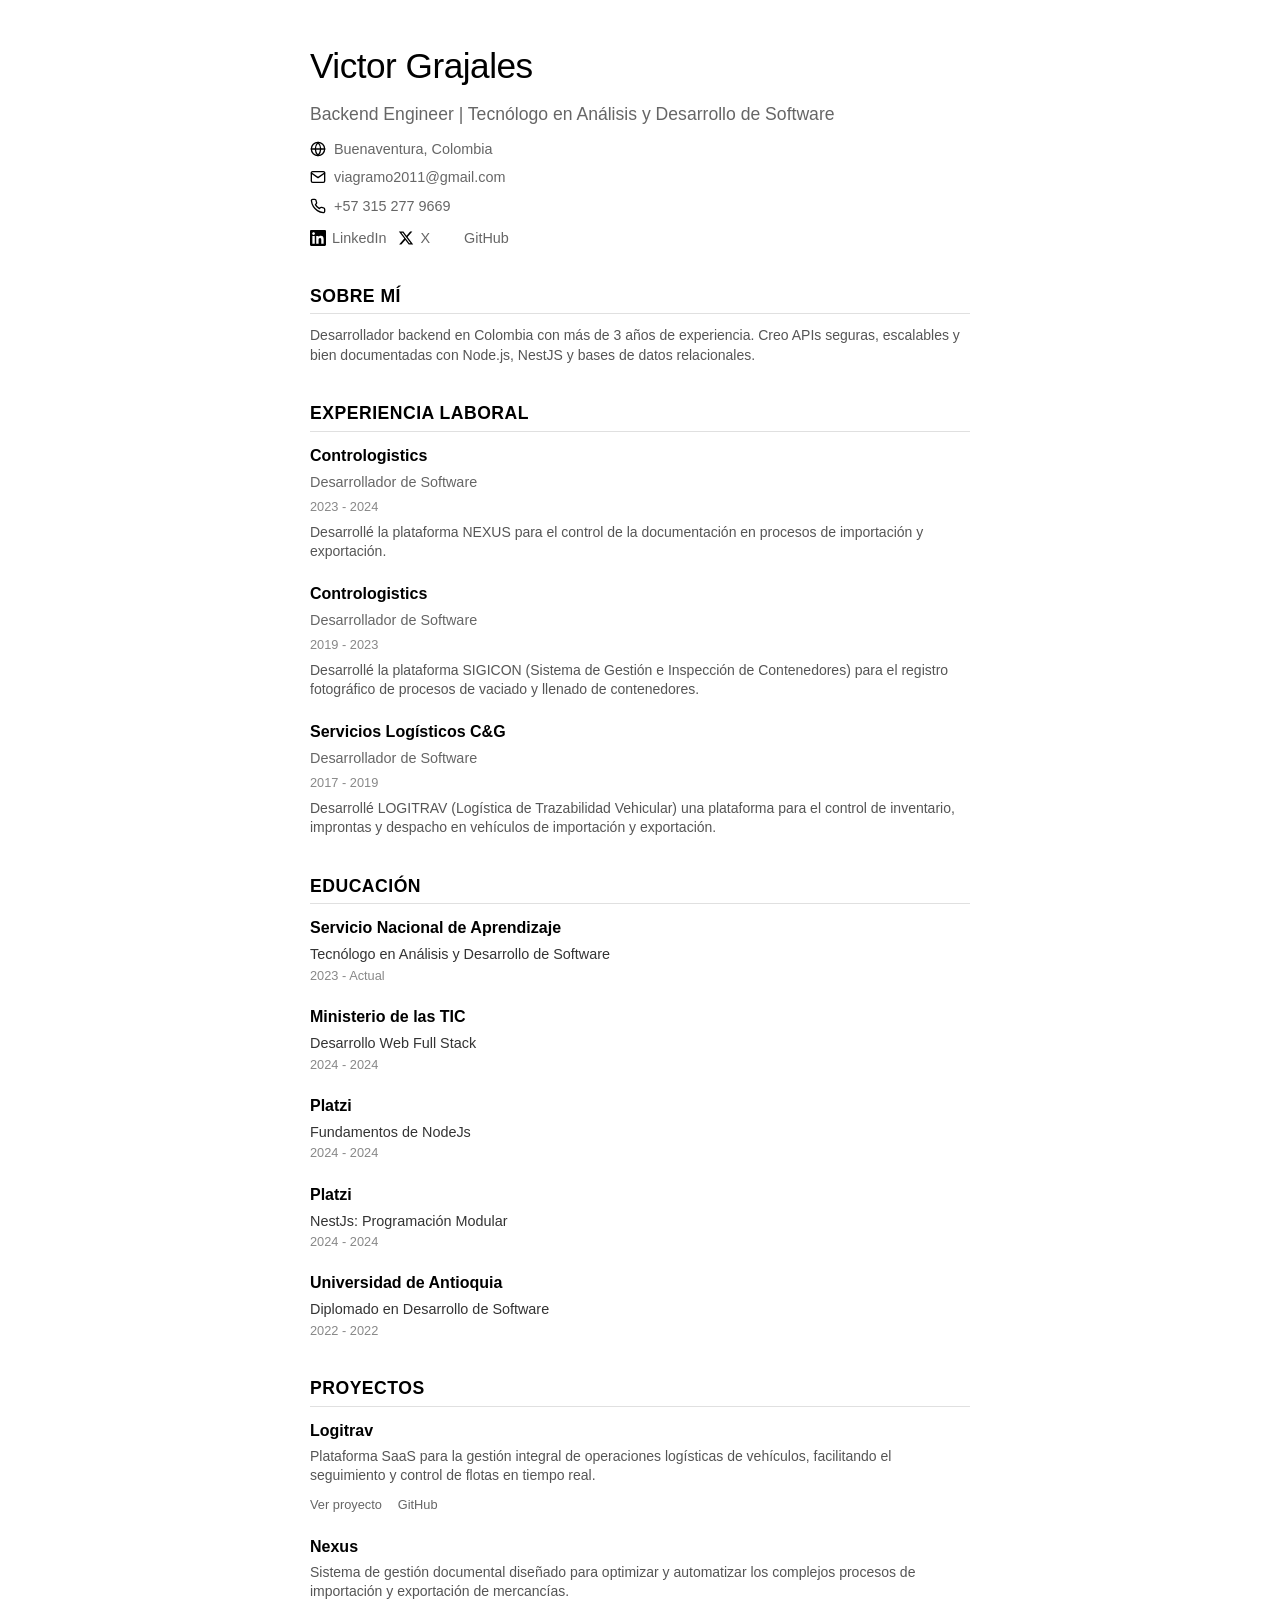
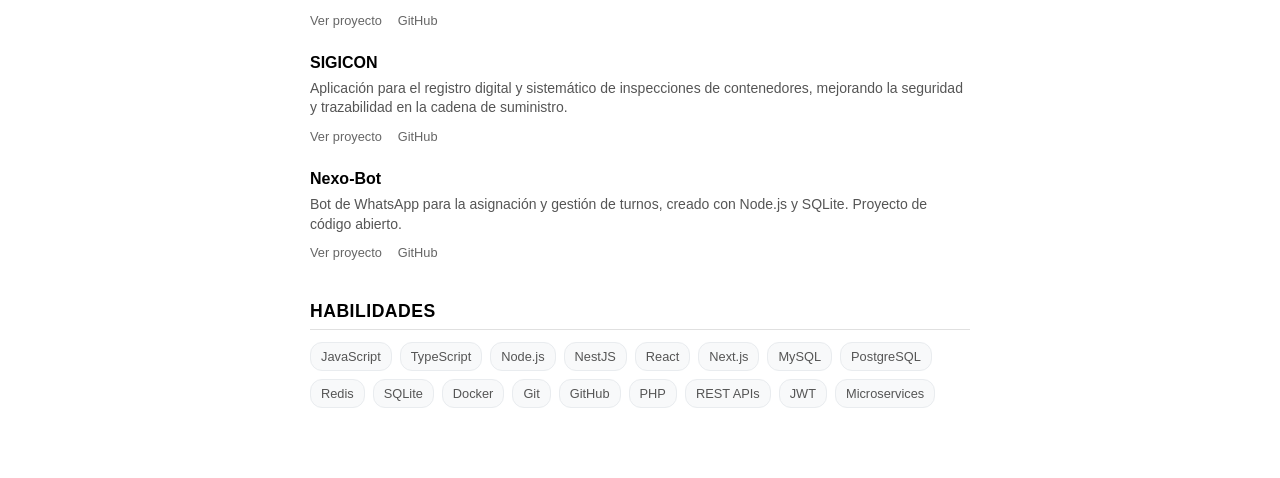
<file: cv.html>
<!DOCTYPE html>
<html lang="es">
<head>
    <meta charset="UTF-8">
    <meta name="viewport" content="width=device-width, initial-scale=1.0">
    <title>Victor Grajales | Tecnólogo en Análisis y Desarrollo de Software</title>
    <style>
        * {
            margin: 0;
            padding: 0;
            box-sizing: border-box;
        }

        body {
            font-family: -apple-system, BlinkMacSystemFont, 'Segoe UI', Roboto, 'Helvetica Neue', Arial, sans-serif;
            line-height: 1.5;
            color: #2c3e50;
            max-width: 700px;
            margin: 0 auto;
            padding: 40px 20px;
            background: #fff;
            font-size: 14px;
        }

        h1 {
            font-size: 2.2rem;
            font-weight: 300;
            margin-bottom: 8px;
            color: #000;
            letter-spacing: -0.5px;
        }

        h2 {
            font-size: 1.1rem;
            font-weight: 600;
            margin: 35px 0 12px 0;
            color: #000;
            text-transform: uppercase;
            letter-spacing: 0.5px;
            border-bottom: 1px solid #e0e0e0;
            padding-bottom: 4px;
        }

        h3 {
            font-size: 1rem;
            font-weight: 600;
            margin: 0 0 4px 0;
            color: #000;
        }

        h4 {
            font-size: 0.9rem;
            font-weight: 500;
            margin: 0 0 4px 0;
            color: #666;
        }

        p {
            margin-bottom: 8px;
            color: #555;
            line-height: 1.4;
        }

        ul {
            list-style: none;
            margin-left: 0;
        }

        li {
            margin-bottom: 6px;
            position: relative;
            padding-left: 15px;
        }

        li:before {
            content: "•";
            color: #666;
            position: absolute;
            left: 0;
        }

        .header {
            margin-bottom: 35px;
        }

        .title {
            font-size: 1.1rem;
            color: #666;
            margin-bottom: 12px;
            font-weight: 400;
        }

        .contact-info {
            margin-bottom: 0;
            color: #666;
            font-size: 0.9rem;
            line-height: 1.4;
        }

        .contact-item {
            display: flex;
            align-items: center;
            margin-bottom: 8px;
        }

        .contact-icon {
            width: 16px;
            height: 16px;
            margin-right: 8px;
            color: #666;
        }

        .contact-links {
            display: flex;
            gap: 12px;
            margin-top: 12px;
        }

        .contact-link {
            display: flex;
            align-items: center;
            color: #666;
            text-decoration: none;
            font-size: 0.9rem;
        }

        .contact-link:hover {
            text-decoration: underline;
        }

        .contact-link-icon {
            width: 16px;
            height: 16px;
            margin-right: 6px;
            color: #666;
        }

        .experience-item, .education-item, .project-item {
            margin-bottom: 20px;
        }

        .company, .institution {
            font-weight: 600;
            color: #000;
            font-size: 0.95rem;
        }

        .position, .degree {
            font-weight: 500;
            color: #333;
            font-size: 0.9rem;
        }

        .date {
            color: #888;
            font-size: 0.8rem;
            margin-bottom: 6px;
        }

        .skills {
            display: flex;
            flex-wrap: wrap;
            gap: 8px;
            margin-top: 8px;
        }

        .skill {
            background: #f8f9fa;
            padding: 4px 10px;
            border-radius: 12px;
            font-size: 0.8rem;
            color: #555;
            border: 1px solid #e9ecef;
        }

        .project-links {
            margin-top: 8px;
        }

        .project-links a {
            color: #666;
            text-decoration: none;
            margin-right: 12px;
            font-size: 0.8rem;
        }

        .project-links a:hover {
            text-decoration: underline;
        }

        section {
            margin-bottom: 30px;
        }

        @media (max-width: 600px) {
            body {
                padding: 20px 15px;
                font-size: 13px;
            }
            
            h1 {
                font-size: 1.8rem;
            }
            
            h2 {
                font-size: 1rem;
            }
        }

        .error-message {
            color: #888;
            font-style: italic;
            text-align: center;
            padding: 15px;
            font-size: 0.9rem;
        }
    </style>
</head>
<body>
    <div class="header">
        <h1>Victor Grajales</h1>
        <div class="title">Backend Engineer | Tecnólogo en Análisis y Desarrollo de Software</div>
        <div class="contact-info">
            <div class="contact-item">
                <img src="image/globe.svg" alt="Ubicación" class="contact-icon">
                <span>Buenaventura, Colombia</span>
            </div>
            <div class="contact-item">
                <img src="image/envelope.svg" alt="Email" class="contact-icon">
                <span>viagramo2011@gmail.com</span>
            </div>
            <div class="contact-item">
                <img src="image/phone.svg" alt="Teléfono" class="contact-icon">
                <span>+57 315 277 9669</span>
            </div>
            <div class="contact-links">
                <a href="https://www.linkedin.com/in/viktor-grajales-34b990125/" target="_blank" class="contact-link">
                    <img src="image/linkedin.svg" alt="LinkedIn" class="contact-link-icon">
                    LinkedIn
                </a>
                <a href="https://twitter.com/farkot09" target="_blank" class="contact-link">
                    <img src="image/x-twitter.svg" alt="X/Twitter" class="contact-link-icon">
                    X
                </a>
                <a href="https://github.com/farkot09" target="_blank" class="contact-link">
                    <img src="image/github.svg" alt="GitHub" class="contact-link-icon">
                    GitHub
                </a>
            </div>
        </div>
    </div>

    <section>
        <h2>Sobre mí</h2>
        <p>
            Desarrollador backend en Colombia con más de 3 años de experiencia. Creo APIs seguras,
            escalables y bien documentadas con Node.js, NestJS y bases de datos relacionales.
        </p>
    </section>

    <section>
        <h2>Experiencia laboral</h2>
        <div id="experiencia-container">
            <!-- La experiencia se cargará dinámicamente desde experience.json -->
        </div>
    </section>

    <section>
        <h2>Educación</h2>
        
        <div class="education-item">
            <h3>Servicio Nacional de Aprendizaje</h3>
            <div class="degree">Tecnólogo en Análisis y Desarrollo de Software</div>
            <div class="date">2023 - Actual</div>
        </div>

        <div class="education-item">
            <h3>Ministerio de las TIC</h3>
            <div class="degree">Desarrollo Web Full Stack</div>
            <div class="date">2024 - 2024</div>
        </div>

        <div class="education-item">
            <h3>Platzi</h3>
            <div class="degree">Fundamentos de NodeJs</div>
            <div class="date">2024 - 2024</div>
        </div>

        <div class="education-item">
            <h3>Platzi</h3>
            <div class="degree">NestJs: Programación Modular</div>
            <div class="date">2024 - 2024</div>
        </div>

        <div class="education-item">
            <h3>Universidad de Antioquia</h3>
            <div class="degree">Diplomado en Desarrollo de Software</div>
            <div class="date">2022 - 2022</div>
        </div>
    </section>

    <section>
        <h2>Proyectos</h2>
        
        <div class="project-item">
            <h3>Logitrav</h3>
            <p>Plataforma SaaS para la gestión integral de operaciones logísticas de vehículos, facilitando el seguimiento y control de flotas en tiempo real.</p>
            <div class="project-links">
                <a href="https://logitrav.servicioslogisticoscyg.com/" target="_blank">Ver proyecto</a>
                <a href="https://github.com/farkot09/" target="_blank">GitHub</a>
            </div>
        </div>

        <div class="project-item">
            <h3>Nexus</h3>
            <p>Sistema de gestión documental diseñado para optimizar y automatizar los complejos procesos de importación y exportación de mercancías.</p>
            <div class="project-links">
                <a href="https://nexus.contrologistics.com.co/" target="_blank">Ver proyecto</a>
                <a href="https://github.com/farkot09/" target="_blank">GitHub</a>
            </div>
        </div>

        <div class="project-item">
            <h3>SIGICON</h3>
            <p>Aplicación para el registro digital y sistemático de inspecciones de contenedores, mejorando la seguridad y trazabilidad en la cadena de suministro.</p>
            <div class="project-links">
                <a href="https://sigicon.com/" target="_blank">Ver proyecto</a>
                <a href="https://github.com/farkot09/" target="_blank">GitHub</a>
            </div>
        </div>

        <div class="project-item">
            <h3>Nexo-Bot</h3>
            <p>Bot de WhatsApp para la asignación y gestión de turnos, creado con Node.js y SQLite. Proyecto de código abierto.</p>
            <div class="project-links">
                <a href="https://github.com/farkot09/nexo-bot" target="_blank">Ver proyecto</a>
                <a href="https://github.com/farkot09/nexo-bot" target="_blank">GitHub</a>
            </div>
        </div>
    </section>

    <section>
        <h2>Habilidades</h2>
        <div class="skills">
            <span class="skill">JavaScript</span>
            <span class="skill">TypeScript</span>
            <span class="skill">Node.js</span>
            <span class="skill">NestJS</span>
            <span class="skill">React</span>
            <span class="skill">Next.js</span>
            <span class="skill">MySQL</span>
            <span class="skill">PostgreSQL</span>
            <span class="skill">Redis</span>
            <span class="skill">SQLite</span>
            <span class="skill">Docker</span>
            <span class="skill">Git</span>
            <span class="skill">GitHub</span>
            <span class="skill">PHP</span>
            <span class="skill">REST APIs</span>
            <span class="skill">JWT</span>
            <span class="skill">Microservices</span>
        </div>
    </section>

    <script>
        // Función para cargar la experiencia laboral
        async function loadExperience() {
            try {
                const response = await fetch('data/experience.json');
                const data = await response.json();
                
                const container = document.getElementById('experiencia-container');
                
                const experienceHTML = data.experiencia.map(exp => `
                    <div class="experience-item">
                        <h3>${exp.empresa}</h3>
                        <h4>${exp.cargo}</h4>
                        <div class="date">${exp.fecha_inicio} - ${exp.fecha_fin}</div>
                        <p>${exp.descripcion}</p>
                    </div>
                `).join('');
                
                container.innerHTML = experienceHTML;
            } catch (error) {
                console.error('Error cargando experiencia:', error);
                document.getElementById('experiencia-container').innerHTML = 
                    '<div class="error-message">Error cargando experiencia laboral</div>';
            }
        }

        // Cargar experiencia al cargar la página
        document.addEventListener('DOMContentLoaded', loadExperience);
    </script>
</body>
</html>
</file>
